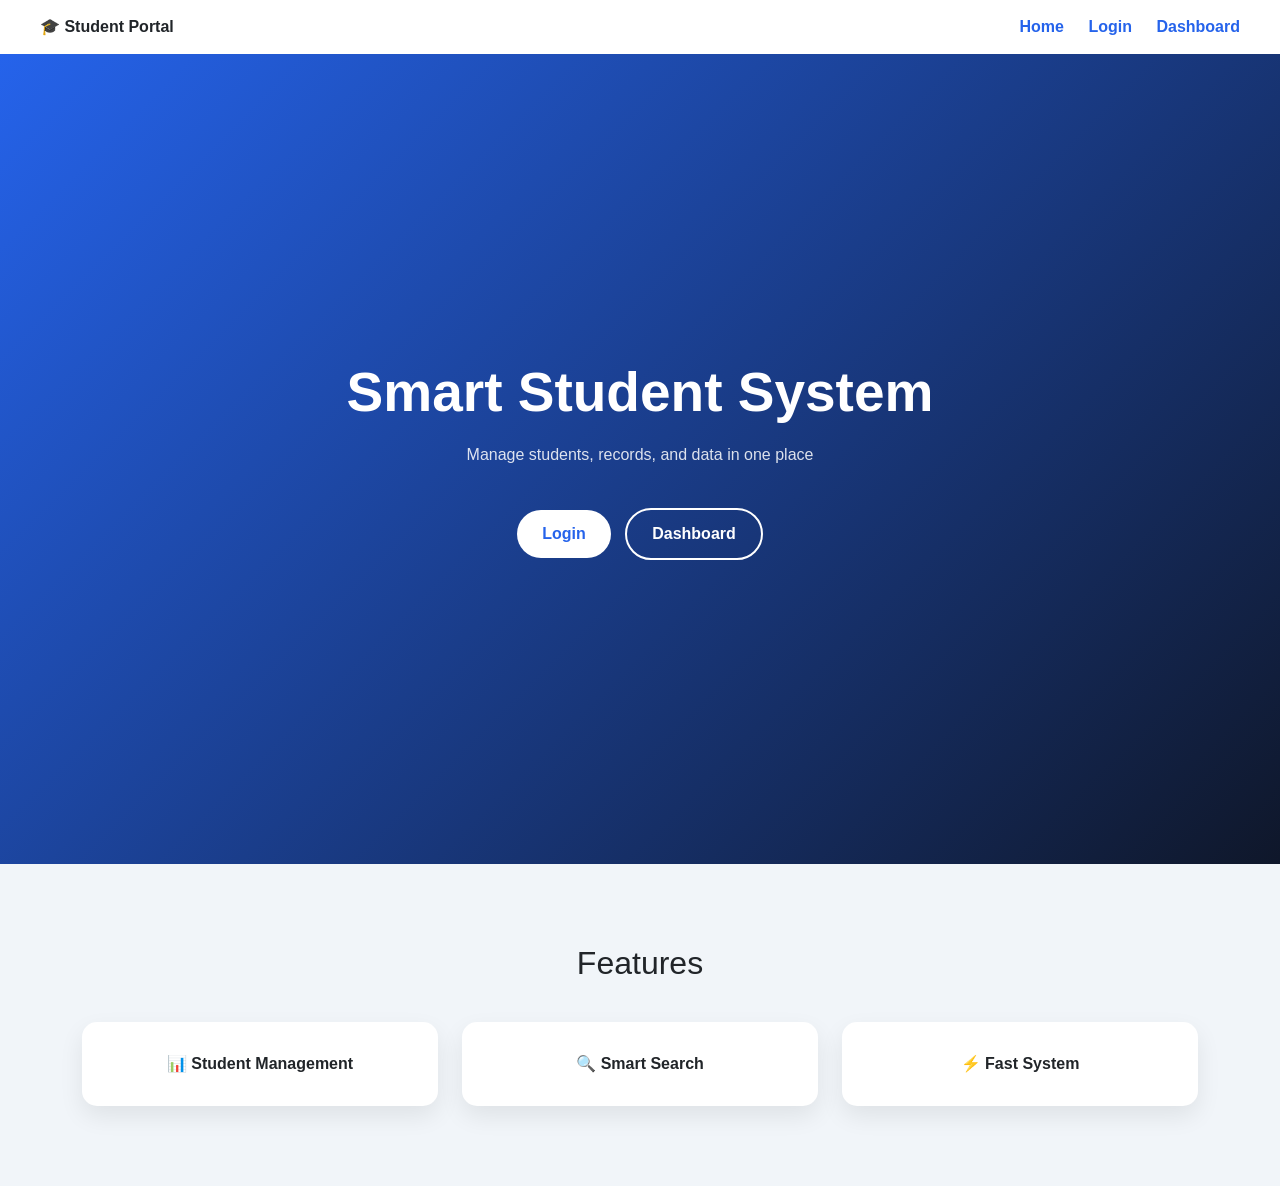
<file: templates/index.html>
<!DOCTYPE html>
<html lang="en">
<head>
<meta charset="UTF-8">
<title>Student Portal</title>

<link href="https://cdn.jsdelivr.net/npm/bootstrap@5.0.2/dist/css/bootstrap.min.css" rel="stylesheet">

<style>
body {
    margin: 0;
    font-family: 'Segoe UI', sans-serif;
    background: #f1f5f9;
}

/* NAV */
nav {
    background: white;
    padding: 15px 40px;
    display: flex;
    justify-content: space-between;
    align-items: center;
    box-shadow: 0 2px 15px rgba(0,0,0,0.08);
}

nav a {
    margin-left: 20px;
    text-decoration: none;
    color: #2563eb;
    font-weight: 600;
    transition: 0.3s;
}

nav a:hover {
    color: #1d4ed8;
}

/* HERO */
.hero {
    height: 90vh;
    background: linear-gradient(135deg, #2563eb, #0f172a);
    color: white;
    display: flex;
    align-items: center;
    justify-content: center;
    text-align: center;
    flex-direction: column;
    padding: 20px;
}

.hero h1 {
    font-size: 55px;
    font-weight: bold;
}

.hero p {
    opacity: 0.85;
    margin-top: 10px;
}

/* BUTTONS */
.btns {
    margin-top: 25px;
}

.btn1, .btn2 {
    padding: 12px 25px;
    border-radius: 30px;
    font-weight: bold;
    border: none;
    cursor: pointer;
    transition: 0.3s;
    text-decoration: none;
    display: inline-block;
}

/* LOGIN BUTTON */
.btn1 {
    background: white;
    color: #2563eb;
    margin-right: 10px;
}

.btn1:hover {
    background: #e2e8f0;
}

/* DASHBOARD BUTTON */
.btn2 {
    border: 2px solid white;
    background: transparent;
    color: white;
}

.btn2:hover {
    background: white;
    color: #2563eb;
}

/* FEATURES */
.features {
    padding: 80px 20px;
    text-align: center;
}

.card-box {
    background: white;
    padding: 30px;
    border-radius: 15px;
    box-shadow: 0 10px 25px rgba(0,0,0,0.08);
    transition: 0.3s;
    font-weight: 600;
}

.card-box:hover {
    transform: translateY(-8px);
    background: #f8fafc;
}

/* RESPONSIVE FIX */
@media (max-width: 768px) {
    .hero h1 {
        font-size: 35px;
    }

    nav {
        flex-direction: column;
        text-align: center;
    }

    nav a {
        margin: 10px;
    }
}
</style>

</head>

<body>

<nav>
    <div><b>🎓 Student Portal</b></div>
    <div>
        <a href="/">Home</a>
        <a href="/login">Login</a>
        <a href="/dashboard">Dashboard</a>
    </div>
</nav>

<div class="hero">

    <h1>Smart Student System</h1>
    <p>Manage students, records, and data in one place</p>

    <div class="btns">
        <a href="/login" class="btn1">Login</a>
        <a href="/dashboard" class="btn2">Dashboard</a>
    </div>

</div>

<div class="features">

    <h2 style="margin-bottom:40px;">Features</h2>

    <div class="container">
        <div class="row g-4">

            <div class="col-md-4">
                <div class="card-box">📊 Student Management</div>
            </div>

            <div class="col-md-4">
                <div class="card-box">🔍 Smart Search</div>
            </div>

            <div class="col-md-4">
                <div class="card-box">⚡ Fast System</div>
            </div>

        </div>
    </div>

</div>

</body>
</html>
</file>
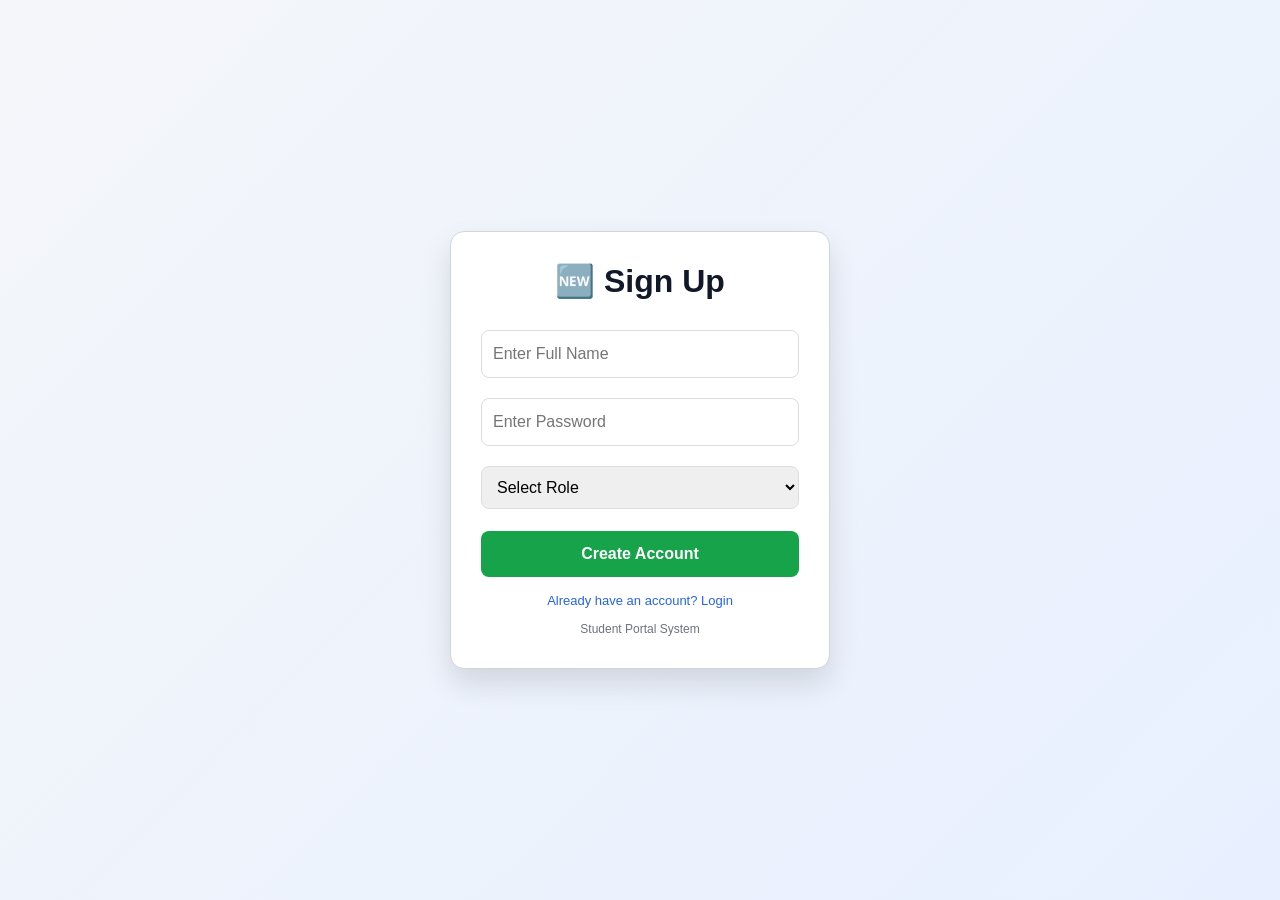
<file: templates/register.html>
<!DOCTYPE html>
<html lang="en">
<head>
<meta charset="UTF-8">
<title>Register</title>

<link href="https://cdn.jsdelivr.net/npm/bootstrap@5.0.2/dist/css/bootstrap.min.css" rel="stylesheet">

<style>

/* LIGHT BACKGROUND */
body {
    margin: 0;
    height: 100vh;
    display: flex;
    justify-content: center;
    align-items: center;
    font-family: 'Segoe UI', sans-serif;
    background: linear-gradient(135deg, #f4f6f9, #e8f0ff);
}

/* BOX */
.register-box {
    width: 380px;
    background: white;
    padding: 30px;
    border: 1px solid #d1d5db;
    border-radius: 14px;
    box-shadow: 0 15px 30px rgba(0,0,0,0.12);
}

/* TITLE */
.register-box h2 {
    text-align: center;
    margin-bottom: 20px;
    color: #111827;
    font-weight: 600;
}

/* INPUT */
input, select {
    width: 100%;
    padding: 11px;
    margin: 10px 0;
    border: 1px solid #ddd;
    border-radius: 8px;
    outline: none;
    transition: 0.3s;
}

input:focus, select:focus {
    border-color: #16a34a;
    box-shadow: 0 0 6px rgba(22,163,74,0.2);
}

/* GREEN BUTTON */
button {
    width: 100%;
    padding: 11px;
    margin-top: 12px;
    background: #16a34a;
    color: white;
    border: none;
    border-radius: 8px;
    font-weight: bold;
    cursor: pointer;
    transition: 0.3s;
}

button:hover {
    background: #15803d;
    transform: translateY(-1px);
}

/* LINK */
a {
    display: block;
    text-align: center;
    margin-top: 14px;
    font-size: 13px;
    color: #2563eb;
    text-decoration: none;
}

a:hover {
    text-decoration: underline;
}

/* SMALL TEXT STYLE */
small {
    display: block;
    text-align: center;
    margin-top: 10px;
    color: #6b7280;
    font-size: 12px;
}

</style>

</head>

<body>

<div class="register-box">

    <h2>🆕 Sign Up</h2>

    <form method="POST">

        <input type="text" name="username" placeholder="Enter Full Name" required>

        <input type="password" name="password" placeholder="Enter Password" required>

        <!-- ROLE SELECTION -->
        <select name="role" https://student-portal-704.onrender.com>
            <option value="">Select Role</option>
            <option value="student">Student</option>
            <option value="teacher">Teacher</option>
        </select>

        <button type="submit">Create Account</button>

    </form>

    <a href="/login">Already have an account? Login</a>

    <small>Student Portal System</small>

</div>

</body>
</html>
</file>
